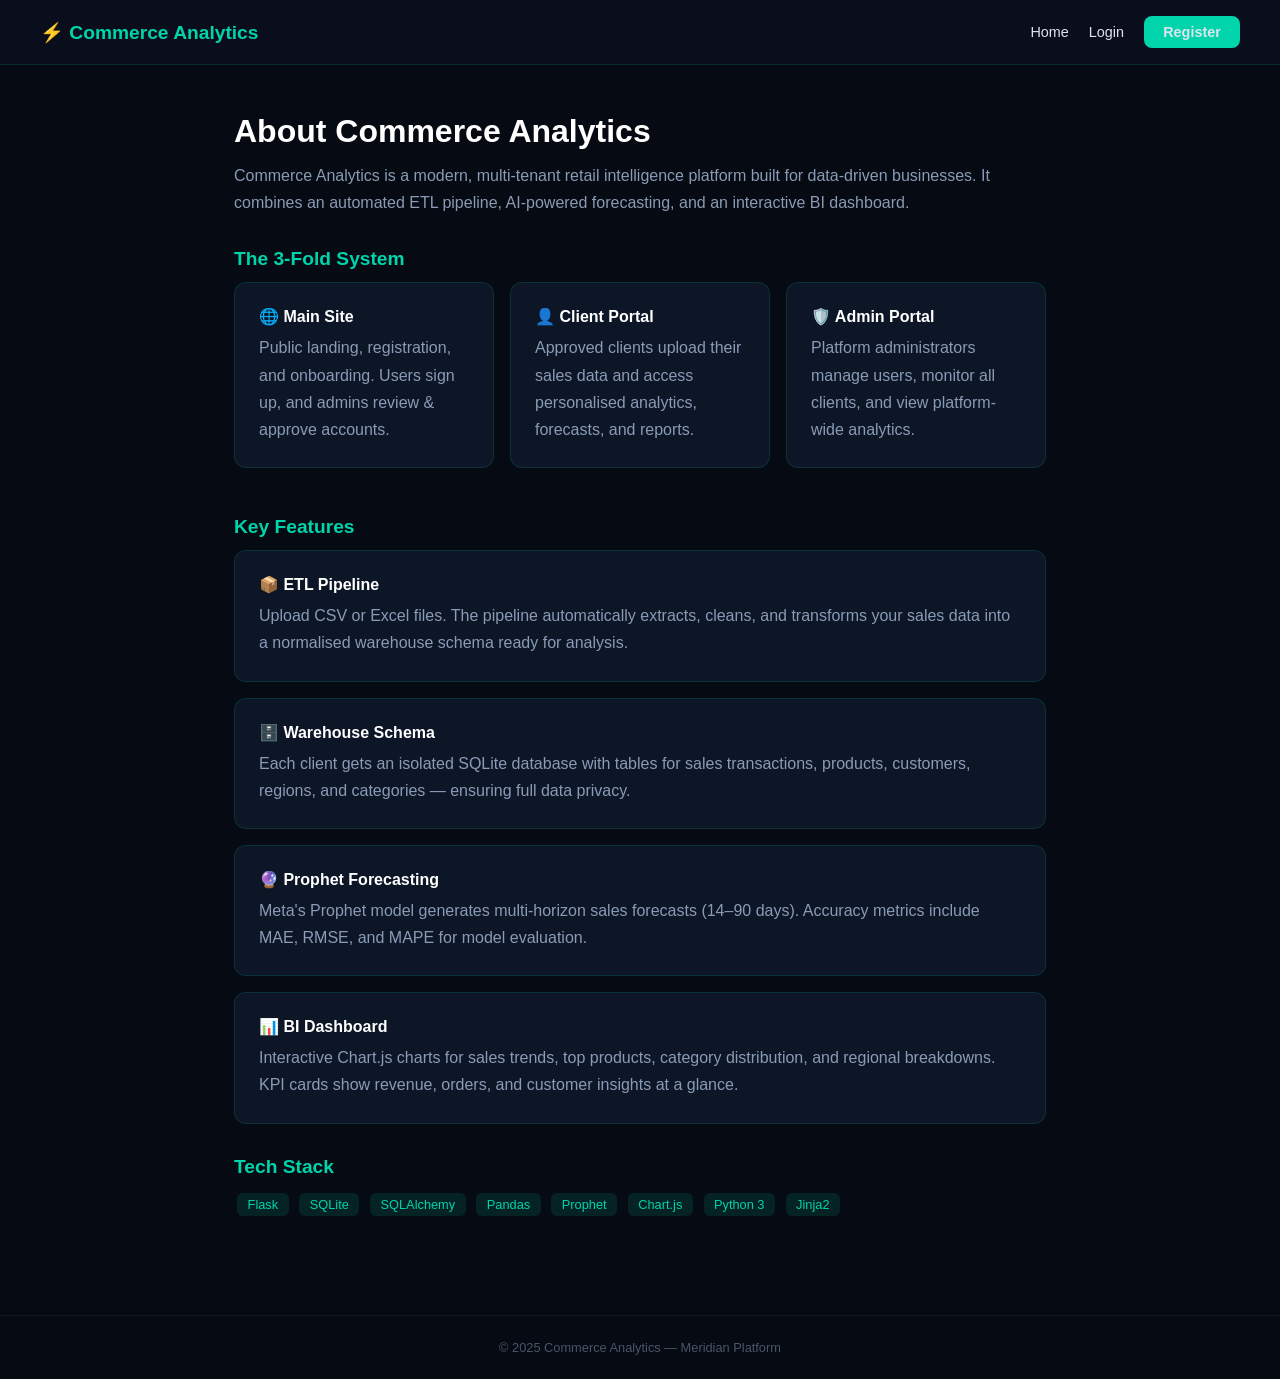
<file: frontend/templates/about.html>
<!DOCTYPE html>
<html lang="en">
<head>
  <meta charset="UTF-8"/>
  <meta name="viewport" content="width=device-width,initial-scale=1.0"/>
  <title>About — Commerce Analytics</title>
  <style>
    *{box-sizing:border-box;margin:0;padding:0}
    body{background:#060a12;color:#dde4f0;font-family:'Segoe UI',sans-serif;min-height:100vh}
    a{color:#00d4aa;text-decoration:none}
    nav{display:flex;align-items:center;justify-content:space-between;padding:1rem 2.5rem;background:#0a0e1c;border-bottom:1px solid rgba(0,212,170,.15)}
    .nav-brand{font-size:1.2rem;font-weight:700;color:#00d4aa}
    .nav-links{display:flex;gap:1.25rem;align-items:center}
    .nav-links a{color:#dde4f0;font-size:.9rem}
    .nav-links a:hover{color:#00d4aa}
    .btn{display:inline-block;padding:.5rem 1.2rem;border-radius:8px;font-size:.9rem;font-weight:600}
    .btn-primary{background:#00d4aa;color:#060a12}
    main{max-width:860px;margin:0 auto;padding:3rem 1.5rem}
    h1{font-size:2rem;font-weight:800;color:#fff;margin-bottom:.75rem}
    h2{font-size:1.2rem;font-weight:700;color:#00d4aa;margin:2rem 0 .75rem}
    p{color:#8a9bb5;line-height:1.7;margin-bottom:.75rem}
    .card{background:#0d1626;border:1px solid rgba(0,212,170,.14);border-radius:12px;padding:1.5rem;margin-bottom:1rem}
    .card h3{color:#fff;font-size:1rem;margin-bottom:.5rem}
    .card p{margin:0}
    .grid{display:grid;grid-template-columns:repeat(auto-fit,minmax(200px,1fr));gap:1rem}
    .tag{display:inline-block;background:rgba(0,212,170,.12);color:#00d4aa;border-radius:6px;padding:.25rem .65rem;font-size:.8rem;margin:.2rem}
    footer{text-align:center;padding:1.5rem;font-size:.8rem;color:#4a5568;border-top:1px solid rgba(255,255,255,.05);margin-top:3rem}
  </style>
</head>
<body>
  <nav>
    <a class="nav-brand" href="/">⚡ Commerce Analytics</a>
    <div class="nav-links">
      <a href="/">Home</a>
      <a href="/login">Login</a>
      <a href="/register" class="btn btn-primary">Register</a>
    </div>
  </nav>

  <main>
    <h1>About Commerce Analytics</h1>
    <p>Commerce Analytics is a modern, multi-tenant retail intelligence platform built for data-driven businesses. It combines an automated ETL pipeline, AI-powered forecasting, and an interactive BI dashboard.</p>

    <h2>The 3-Fold System</h2>
    <div class="grid">
      <div class="card">
        <h3>🌐 Main Site</h3>
        <p>Public landing, registration, and onboarding. Users sign up, and admins review & approve accounts.</p>
      </div>
      <div class="card">
        <h3>👤 Client Portal</h3>
        <p>Approved clients upload their sales data and access personalised analytics, forecasts, and reports.</p>
      </div>
      <div class="card">
        <h3>🛡️ Admin Portal</h3>
        <p>Platform administrators manage users, monitor all clients, and view platform-wide analytics.</p>
      </div>
    </div>

    <h2>Key Features</h2>
    <div class="card">
      <h3>📦 ETL Pipeline</h3>
      <p>Upload CSV or Excel files. The pipeline automatically extracts, cleans, and transforms your sales data into a normalised warehouse schema ready for analysis.</p>
    </div>
    <div class="card">
      <h3>🗄️ Warehouse Schema</h3>
      <p>Each client gets an isolated SQLite database with tables for sales transactions, products, customers, regions, and categories — ensuring full data privacy.</p>
    </div>
    <div class="card">
      <h3>🔮 Prophet Forecasting</h3>
      <p>Meta's Prophet model generates multi-horizon sales forecasts (14–90 days). Accuracy metrics include MAE, RMSE, and MAPE for model evaluation.</p>
    </div>
    <div class="card">
      <h3>📊 BI Dashboard</h3>
      <p>Interactive Chart.js charts for sales trends, top products, category distribution, and regional breakdowns. KPI cards show revenue, orders, and customer insights at a glance.</p>
    </div>

    <h2>Tech Stack</h2>
    <span class="tag">Flask</span>
    <span class="tag">SQLite</span>
    <span class="tag">SQLAlchemy</span>
    <span class="tag">Pandas</span>
    <span class="tag">Prophet</span>
    <span class="tag">Chart.js</span>
    <span class="tag">Python 3</span>
    <span class="tag">Jinja2</span>
  </main>

  <footer>© 2025 Commerce Analytics — Meridian Platform</footer>
</body>
</html>
</file>
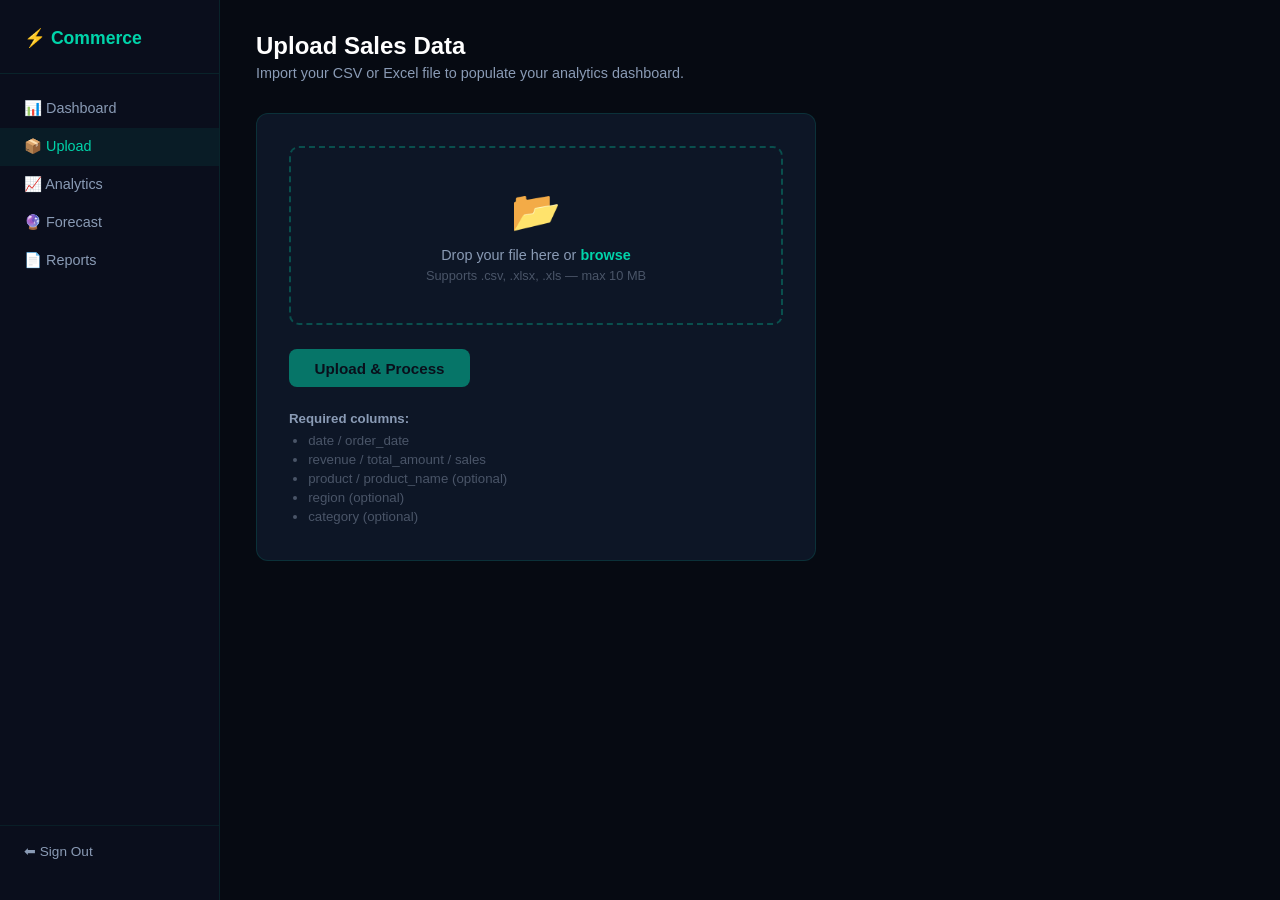
<file: frontend/templates/client_upload.html>
<!DOCTYPE html>
<html lang="en">
<head>
  <meta charset="UTF-8"/>
  <meta name="viewport" content="width=device-width,initial-scale=1.0"/>
  <title>Upload Data — Commerce Analytics</title>
  <style>
    *{box-sizing:border-box;margin:0;padding:0}
    body{background:#060a12;color:#dde4f0;font-family:'Segoe UI',sans-serif;display:flex;min-height:100vh}
    a{color:#00d4aa;text-decoration:none}
    .sidebar{width:220px;min-height:100vh;background:#0a0e1c;border-right:1px solid rgba(0,212,170,.1);display:flex;flex-direction:column;padding:1.5rem 0;position:fixed;top:0;left:0}
    .sidebar-brand{padding:.25rem 1.5rem 1.5rem;font-size:1.1rem;font-weight:700;color:#00d4aa;border-bottom:1px solid rgba(0,212,170,.1);margin-bottom:1rem}
    .sidebar nav a{display:flex;align-items:center;gap:.7rem;padding:.65rem 1.5rem;color:#8a9bb5;font-size:.9rem;transition:all .18s}
    .sidebar nav a:hover,.sidebar nav a.active{color:#00d4aa;background:rgba(0,212,170,.07)}
    .sidebar-footer{margin-top:auto;padding:1rem 1.5rem;border-top:1px solid rgba(0,212,170,.08)}
    .sidebar-footer a{color:#8a9bb5;font-size:.85rem}
    .main{margin-left:220px;flex:1;padding:2rem 2.25rem}
    .topbar{margin-bottom:2rem}
    .topbar h1{font-size:1.5rem;font-weight:700;color:#fff}
    .topbar p{color:#8a9bb5;font-size:.9rem;margin-top:.3rem}
    .card{background:#0d1626;border:1px solid rgba(0,212,170,.14);border-radius:12px;padding:2rem;max-width:560px}
    .drop-zone{border:2px dashed rgba(0,212,170,.3);border-radius:10px;padding:2.5rem;text-align:center;cursor:pointer;transition:all .2s;margin-bottom:1.5rem}
    .drop-zone:hover,.drop-zone.dragover{border-color:#00d4aa;background:rgba(0,212,170,.05)}
    .drop-zone .icon{font-size:2.5rem;margin-bottom:.75rem}
    .drop-zone p{color:#8a9bb5;font-size:.9rem}
    .drop-zone .hint{font-size:.8rem;color:#4a5568;margin-top:.35rem}
    input[type="file"]{display:none}
    .file-selected{background:rgba(0,212,170,.08);border:1px solid rgba(0,212,170,.2);border-radius:8px;padding:.7rem 1rem;font-size:.88rem;color:#00d4aa;margin-bottom:1.25rem;display:none}
    .btn{display:inline-block;padding:.65rem 1.6rem;border:none;border-radius:8px;font-size:.95rem;font-weight:600;cursor:pointer}
    .btn-primary{background:#00d4aa;color:#060a12}
    .btn-primary:hover{background:#00bfa0}
    .btn:disabled{opacity:.5;cursor:not-allowed}
    .status{margin-top:1.25rem;padding:.85rem 1rem;border-radius:8px;font-size:.9rem;display:none}
    .status.loading{background:rgba(0,212,170,.06);border:1px solid rgba(0,212,170,.15);color:#8a9bb5}
    .status.success{background:rgba(0,212,170,.1);border:1px solid rgba(0,212,170,.25);color:#00d4aa}
    .status.error{background:rgba(255,80,80,.1);border:1px solid rgba(255,80,80,.25);color:#ff6b6b}
    .results-table{width:100%;border-collapse:collapse;font-size:.85rem;margin-top:.75rem}
    .results-table th{color:#8a9bb5;text-align:left;padding:.4rem .6rem;border-bottom:1px solid rgba(255,255,255,.07)}
    .results-table td{padding:.4rem .6rem;color:#dde4f0}
    .spinner{display:inline-block;width:14px;height:14px;border:2px solid rgba(0,212,170,.3);border-top-color:#00d4aa;border-radius:50%;animation:spin .7s linear infinite;margin-right:.5rem;vertical-align:middle}
    @keyframes spin{to{transform:rotate(360deg)}}
    .requirements{margin-top:1.5rem;font-size:.83rem;color:#4a5568}
    .requirements ul{padding-left:1.2rem;margin-top:.4rem}
    .requirements li{margin-bottom:.25rem}
  </style>
</head>
<body>
  <aside class="sidebar">
    <div class="sidebar-brand">⚡ Commerce</div>
    <nav>
      <a href="/client">📊 Dashboard</a>
      <a href="/client/upload" class="active">📦 Upload</a>
      <a href="/client/analytics">📈 Analytics</a>
      <a href="/client/forecast">🔮 Forecast</a>
      <a href="/client/reports">📄 Reports</a>
    </nav>
    <div class="sidebar-footer">
      <a href="/logout">⬅ Sign Out</a>
    </div>
  </aside>

  <div class="main">
    <div class="topbar">
      <h1>Upload Sales Data</h1>
      <p>Import your CSV or Excel file to populate your analytics dashboard.</p>
    </div>

    <div class="card">
      <div class="drop-zone" id="drop-zone" onclick="document.getElementById('file-input').click()">
        <div class="icon">📂</div>
        <p>Drop your file here or <strong style="color:#00d4aa">browse</strong></p>
        <div class="hint">Supports .csv, .xlsx, .xls — max 10 MB</div>
      </div>
      <input type="file" id="file-input" accept=".csv,.xlsx,.xls">
      <div class="file-selected" id="file-selected">📄 <span id="file-name"></span></div>
      <button class="btn btn-primary" id="upload-btn" disabled onclick="uploadFile()">Upload &amp; Process</button>

      <div class="status" id="status"></div>

      <div class="requirements">
        <strong style="color:#8a9bb5">Required columns:</strong>
        <ul>
          <li>date / order_date</li>
          <li>revenue / total_amount / sales</li>
          <li>product / product_name (optional)</li>
          <li>region (optional)</li>
          <li>category (optional)</li>
        </ul>
      </div>
    </div>
  </div>

  <script>
    const dropZone = document.getElementById('drop-zone');
    const fileInput = document.getElementById('file-input');
    const fileSelected = document.getElementById('file-selected');
    const fileName = document.getElementById('file-name');
    const uploadBtn = document.getElementById('upload-btn');
    const status = document.getElementById('status');

    fileInput.addEventListener('change', () => selectFile(fileInput.files[0]));

    dropZone.addEventListener('dragover', e => { e.preventDefault(); dropZone.classList.add('dragover'); });
    dropZone.addEventListener('dragleave', () => dropZone.classList.remove('dragover'));
    dropZone.addEventListener('drop', e => {
      e.preventDefault();
      dropZone.classList.remove('dragover');
      if (e.dataTransfer.files[0]) selectFile(e.dataTransfer.files[0]);
    });

    function selectFile(file) {
      if (!file) return;
      fileName.textContent = file.name + ' (' + (file.size/1024).toFixed(1) + ' KB)';
      fileSelected.style.display = 'block';
      uploadBtn.disabled = false;
    }

    function uploadFile() {
      const file = fileInput.files[0];
      if (!file) return;
      const fd = new FormData();
      fd.append('file', file);
      uploadBtn.disabled = true;
      showStatus('loading', '<span class="spinner"></span>Processing your file…');

      fetch('/api/client/upload', { method: 'POST', body: fd })
        .then(r => r.json().then(d => ({ ok: r.ok, data: d })))
        .then(({ ok, data }) => {
          if (ok) {
            let html = '✅ Upload successful!';
            if (data.rows_loaded != null) {
              const r = data.rows_loaded;
              html += `<br>Rows loaded: <strong>Sales ${r.sales ?? 0}, Products ${r.products ?? 0}, Customers ${r.customers ?? 0}, Dates ${r.dates ?? 0}</strong>`;
            }
            if (data.message) html += '<br>' + data.message;
            showStatus('success', html);
            uploadBtn.disabled = false;
          } else {
            showStatus('error', '❌ ' + (data.error || data.message || 'Upload failed'));
            uploadBtn.disabled = false;
          }
        })
        .catch(() => { showStatus('error', '❌ Network error. Please try again.'); uploadBtn.disabled = false; });
    }

    function showStatus(type, html) {
      status.className = 'status ' + type;
      status.innerHTML = html;
      status.style.display = 'block';
    }
  </script>
</body>
</html>
</file>
